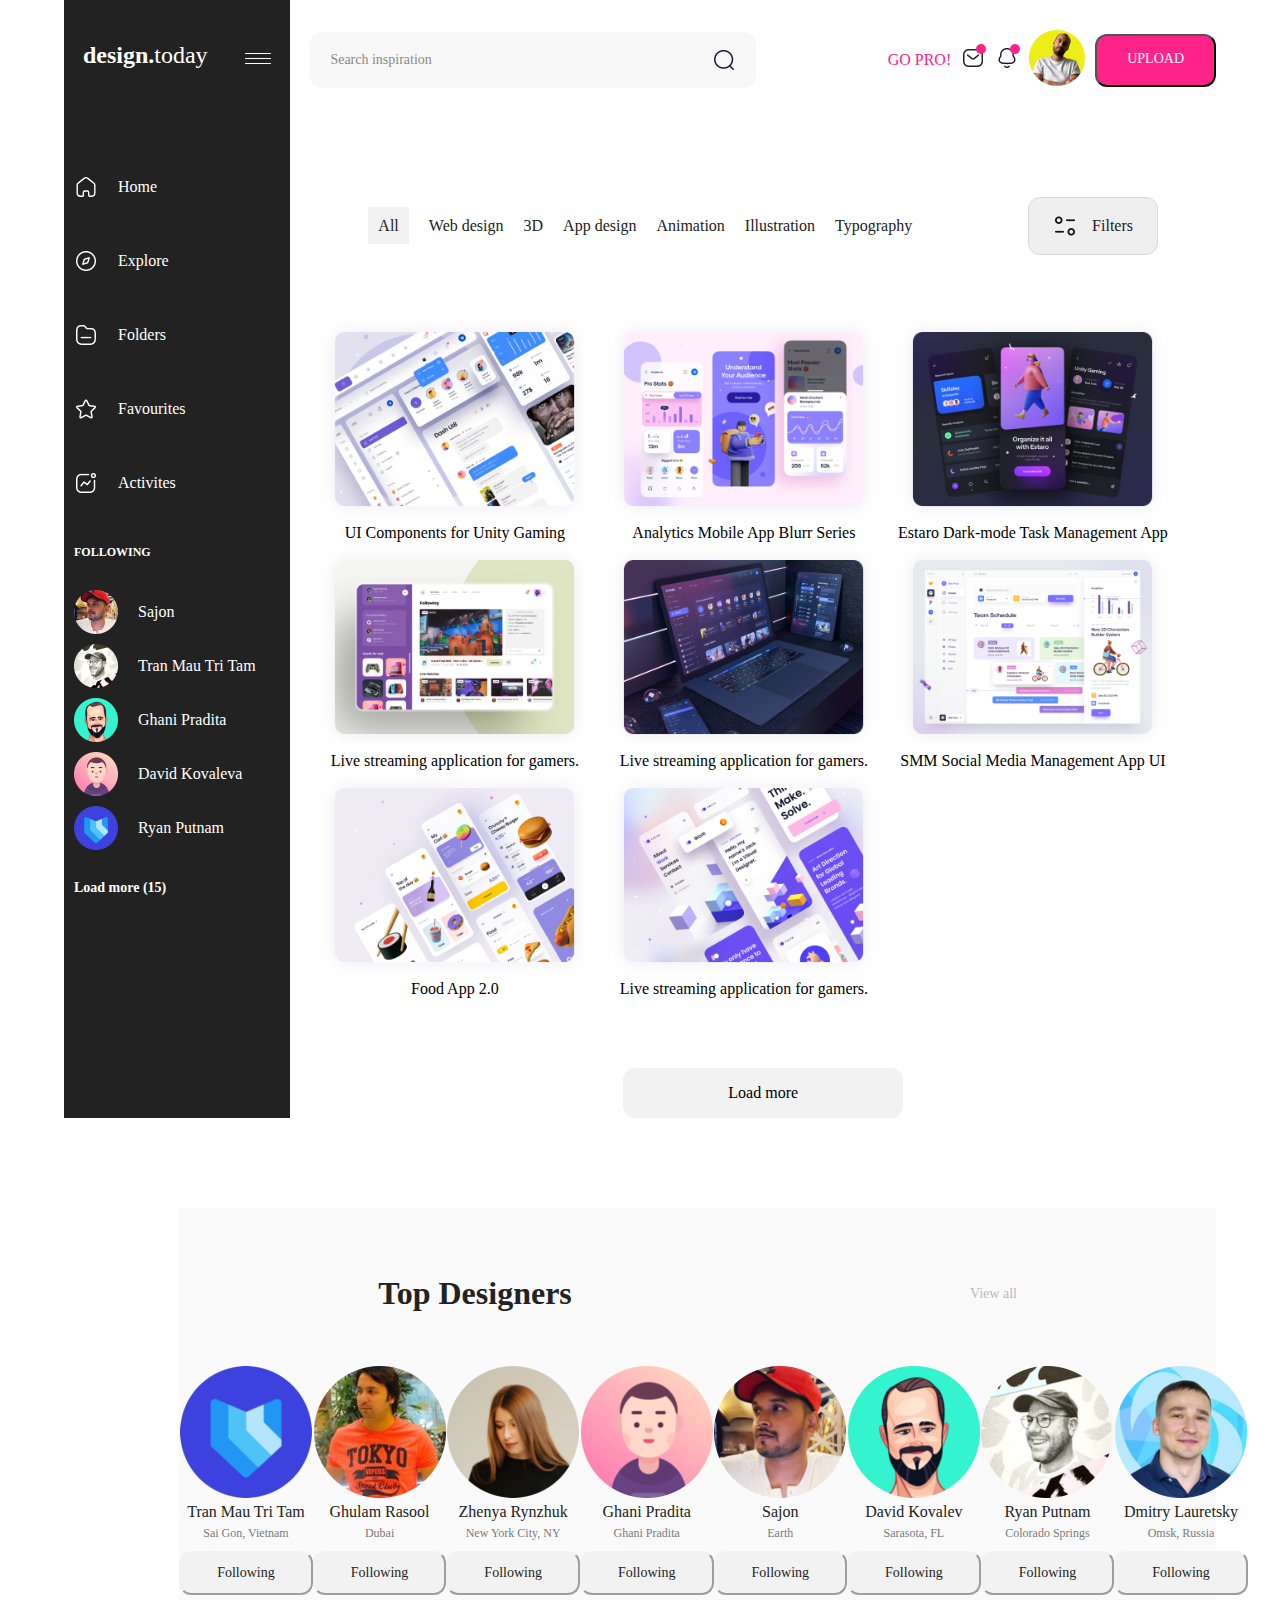
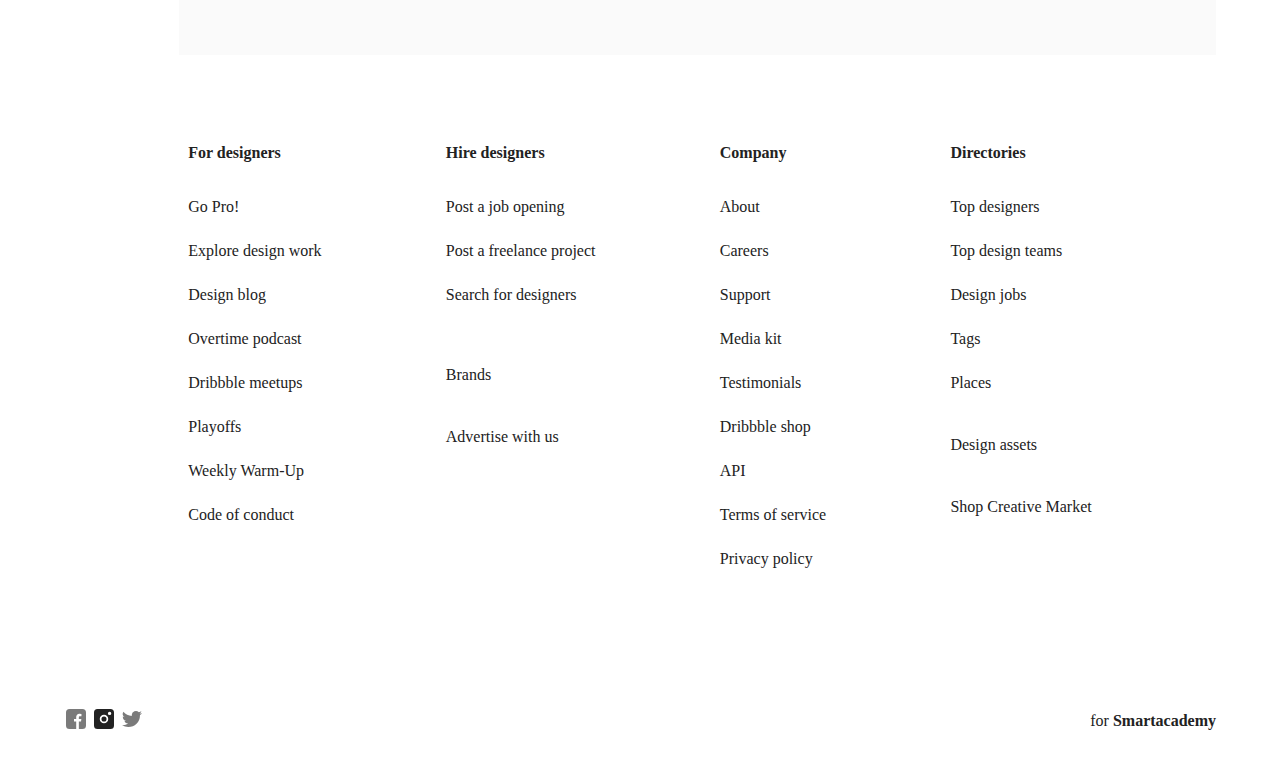
<file: index.html>
<!DOCTYPE html>
<html lang="en">
<head>
    <meta charset="UTF-8">
    <meta http-equiv="X-UA-Compatible" content="IE=edge">
    <meta name="viewport" content="width=device-width, initial-scale=1.0">
		<meta property="og:type" content="Midterm" />
		<meta property="og:title" content="About Design today" />
		<meta property="og:description" content="Design today" />
		<meta property="og:image" content="./image/fb.svg" />
        <meta name="twitter:card" content="design"></meta>
        <meta name="twitter:title" content="About Design today" />
		<meta name="twitter:description" content="Design today" />
		<meta name="twitter:image" content="./image/twitter.svg" />
    <!--fooonts!!!-->
    <link  rel="stylesheet"  href="./fonts/styles.css">
    <link rel="stylesheet" href="./css/styles.css">
    <title>Design Today</title>
</head>
<body>
    <main  class="container">
        <div class="grid-theme">
        <header class="item-1">
           
                <div class="flex form-wrapper">
                    <form class="flex form" action="#">
                        <div class="search-wrapper">
                            <input type="text" class="search-in" placeholder="Search inspiration" />
                            <img class="search-img" src="./image/search.png" alt="search">
                        </div>
                    </form>
                </div>
                <div class="flex">
                    <span class="pro">GO PRO!</span>
                    <div class="header-images">
                    <img class="search" src="./image/message.png" alt="message">
                    <div class="dott"></div>
                    </div>
                    <div class="header-images">
                    <img class="search" src="./image/bell.png" alt="bell">
                    <div class="dott"></div>
                    </div>
                   <a class="next-page" href="second-page.html"> <img class="icon-man" src="./image/someone.png" alt="icon-man"></a>
                    <button class="upload" type="submit">UPLOAD</button>
                </div>
             
        </header>
        <section class="item-2">
         
            <div class="nav-flex">
                <nav>
                  <ul class="section-ul">
                      <li class="section-li"><a class="all" href="#">All</a></li>
                      <li  class="section-li"><a class="list" href="#">Web design</a></li>
                      <li  class="section-li"><a class="list" href="#">3D</a></li>
                      <li  class="section-li"><a class="list" href="#">App design</a></li>
                      <li  class="section-li"><a class="list" href="#">Animation</a></li>
                      <li  class="section-li"><a class="list" href="#">Illustration</a></li>
                      <li  class="section-li"><a class="list" href="#">Typography</a></li>
                  </ul>
                 </nav>
              <div>
                 <button class="filter-btn" type="submit">
                     <img class="filter-img"src="./image/filter.png"> 
                     <p class="filter-text">Filters</p>
                 </button>
            </div>
              </div>
              <div class="parent">
                  <div class="section-image">
                      <img  class="main-images" src="./image/image-1.png" alt="image-1">
                      <p class="section-text">UI Components for Unity Gaming</p>
                         <div class="abs-div hide">
                           <img class="abs-img " src="./image/plus.png">
                           <img class="abs-img "  src="./image/heart.png">
                       </div>
                  </div>
                <div class="section-image">
                      <img class="main-images" src="./image/image-2.png" alt="image-2">
                      <p class="section-text">Analytics Mobile App Blurr Series</p>
                         <div class="abs-div hide">
                            <img class="abs-img" src="./image/plus.png">
                            <img class="abs-img"  src="./image/heart.png">
                         </div>
                </div>
                <div class="section-image">
                    <img class="main-images" src="./image/image-3.png" alt="image-3">
                    <p class="section-text">Estaro Dark-mode Task Management App</p>
                       <div class="abs-div hide">
                          <img class="abs-img" src="./image/plus.png">
                          <img class="abs-img"  src="./image/heart.png">
                       </div>
              </div>
              <div class="section-image">
                <img class="main-images" src="./image/image-4.png" alt="image-4">
                <p class="section-text">Live streaming application for gamers.</p>
                   <div class="abs-div hide">
                      <img class="abs-img" src="./image/plus.png">
                      <img class="abs-img"  src="./image/heart.png">
                   </div>
          </div>
          <div class="section-image media">
            <img class="main-images" src="./image/image-5.png" alt="image-5">
            <p class="section-text">Live streaming application for gamers.</p>
               <div class="abs-div hide">
                  <img class="abs-img" src="./image/plus.png">
                  <img class="abs-img"  src="./image/heart.png">
               </div>
          </div>
          <div class="section-image">
             <img class="main-images" src="./image/image-6.png" alt="image-6">
             <p class="section-text">SMM  Social Media Management  App UI</p>
                <div class="abs-div hide">
                  <img class="abs-img" src="./image/plus.png">
                  <img class="abs-img"  src="./image/heart.png">
                </div>
          </div>
          <div class="section-image">
            <img class="main-images" src="./image/image-7.png" alt="image-7">
            <p class="section-text">Food App 2.0</p>
               <div class="abs-div hide">
                 <img class="abs-img" src="./image/plus.png">
                 <img class="abs-img"  src="./image/heart.png">
               </div>
          </div>
          <div class="section-image media">
            <img class="main-images" src="./image/image-8.png" alt="image-8">
            <p class="section-text">Live streaming application for gamers.</p>
               <div class="abs-div hide">
                 <img class="abs-img" src="./image/plus.png">
                 <img class="abs-img"  src="./image/heart.png">
               </div>
          </div>
              </div>
              <div class="load-more">
                <button class="load-btn">Load more</button>
              </div>
        </section>

        <aside class="item-3">
            <div class="media">
            <div class="aside-title">
                 <div>
                     <h2>design.<span class="today">today</span></h2>
                 </div>
                 <div class="menu-bar">
                     <img class="burger" src="./image/menu-bar.svg" alt="menu-bar">
                 </div>
            </div>
           
            <div class="bar-parent">
                <nav class="aside-nav">
                    <ul class="aside-ul">
                        <li class="aside-li">
                            <a class="aside-link" href="#">
                                <img class="aside-img" src="./image/home.svg" alt="logo">
                                <p class="aside-text">Home</p>
                            </a>
                        </li>
                        <li class="aside-li">
                            <a class="aside-link" href="#">
                                <img class="aside-img" src="./image/explore.png" alt="logo">
                                <p class="aside-text">Explore</p>
                            </a>
                        </li>
                        <li class="aside-li">
                            <a class="aside-link" href="#">
                                <img class="aside-img" src="./image/folders.png" alt="logo">
                                <p class="aside-text">Folders</p>
                            </a>
                        </li>
                        <li class="aside-li">
                            <a class="aside-link" href="#">
                                <img class="aside-img" src="./image/favourites.png" alt="logo">
                                <p class="aside-text">Favourites</p>
                            </a>
                        </li>
                        <li class="aside-li">
                            <a class="aside-link" href="#">
                                <img class="aside-img" src="./image/activities.png" alt="logo">
                                <p class="aside-text">Activites</p>
                            </a>
                        </li>
                    </ul>
                </nav>
             </div>  
            
             <div class="aside-followers">
                     <h3>FOLLOWING</h3>
                     <nav class="follow-nav">
                        <ul class="follow-ul">
                            <li class="follow-li">
                                <a class="aside-link" href="#">
                                    <img class="follow-img" src="./image/follower1.png" alt="following">
                                    <p class="aside-text">Sajon</p>
                                </a>
                            </li>
                            <li class="follow-li">
                                <a class="aside-link" href="#">
                                    <img class="follow-img" src="./image/icon-2.png" alt="following">
                                    <p class="aside-text">Tran Mau Tri Tam</p>
                                </a>
                            </li>
                            <li class="follow-li">
                                <a class="aside-link" href="#">
                                    <img class="follow-img" src="./image/icon-3.png" alt="following">
                                    <p class="aside-text">Ghani Pradita</p>
                                </a>
                            </li>
                            <li class="follow-li">
                                <a class="aside-link" href="#">
                                    <img class="follow-img" src="./image/icon-4.png" alt="following">
                                    <p class="aside-text">David Kovaleva</p>
                                </a>
                            </li>
                            <li class="follow-li">
                                <a class="aside-link" href="#">
                                    <img class="follow-img" src="./image/icon-5.png" alt="following">
                                    <p class="aside-text">Ryan Putnam</p>
                                </a>
                            </li>
                        </ul>
                     </nav>
                     <h3 class="load">Load more (15)</h3>
             </div>
             </div>
             <div class="aside-mob">
                 <div class="for-mob">
                    <h1>design.today</h1>
                    <p class="for-hover">Hover here for menu</p>
                 </div>
                 <div class="for-mob">
                   <img  class="burger" src="./image/menu-bar.svg" alt="burger-bar">
                 </div>
                
             </div>
             <div class="hidden">
                <nav class="aside-nav">
                    <ul class="aside-ul">
                        <li class="aside-li">
                            <a class="aside-link" href="#">
                                <img class="aside-img" src="./image/home.svg" alt="logo">
                                <p class="aside-text">Home</p>
                            </a>
                        </li>
                        <li class="aside-li">
                            <a class="aside-link" href="#">
                                <img class="aside-img" src="./image/explore.png" alt="logo">
                                <p class="aside-text">Explore</p>
                            </a>
                        </li>
                        <li class="aside-li">
                            <a class="aside-link" href="#">
                                <img class="aside-img" src="./image/folders.png" alt="logo">
                                <p class="aside-text">Folders</p>
                            </a>
                        </li>
                        <li class="aside-li">
                            <a class="aside-link" href="#">
                                <img class="aside-img" src="./image/favourites.png" alt="logo">
                                <p class="aside-text">Favourites</p>
                            </a>
                        </li>
                        <li class="aside-li">
                            <a class="aside-link" href="#">
                                <img class="aside-img" src="./image/activities.png" alt="logo">
                                <p class="aside-text">Activites</p>
                            </a>
                        </li>
                    </ul>
                </nav>
             </div>
        </aside>
         <article class="item-4">
            <div class="top-designers">
                <div>
                    <h4>Top Designers</h4>
                </div>
                <div>
                    <p class="view-all">View all</p>
                </div>
            </div>
            <div class="designer-list">
                  <div class="article-image">
                      <img class="article-img" src="./image/img-1.png" alt="article-img">
                      <p class="article-text">Tran Mau Tri Tam</p>
                      <p class="small-font">Sai Gon, Vietnam</p>
                      <button class="follow-btn">Following</button>
                  </div>
                  <div class="article-image">
                    <img class="article-img" src="./image/img-2.png" alt="article-img">
                    <p class="article-text">Ghulam Rasool</p>
                    <p class="small-font">Dubai</p>
                    <button class="follow-btn">Following</button>
                </div>
                <div class="article-image">
                    <img class="article-img" src="./image/img-3.png" alt="article-img">
                    <p class="article-text">Zhenya Rynzhuk</p>
                    <p class="small-font">New York City, NY</p>
                    <button class="follow-btn">Following</button>
                </div>
                <div class="article-image">
                    <img class="article-img" src="./image/img-4.png" alt="article-img">
                    <p class="article-text">Ghani Pradita</p>
                    <p class="small-font">Ghani Pradita</p>
                    <button class="follow-btn">Following</button>
                </div>
                <div class="article-image">
                    <img class="article-img" src="./image/img-5.png" alt="article-img">
                    <p class="article-text">Sajon</p>
                    <p class="small-font">Earth</p>
                    <button class="follow-btn">Following</button>
                </div>
                <div class="article-image">
                    <img class="article-img" src="./image/img-6.png" alt="article-img">
                    <p class="article-text">David Kovalev</p>
                    <p class="small-font">Sarasota, FL</p>
                    <button class="follow-btn">Following</button>
                </div>
                <div class="article-image">
                    <img class="article-img" src="./image/img-7.png" alt="article-img">
                    <p class="article-text">Ryan Putnam</p>
                    <p class="small-font">Colorado Springs</p>
                    <button class="follow-btn">Following</button>
                </div>
                <div class="article-image">
                    <img class="article-img" src="./image/img-8.png" alt="article-img">
                    <p class="article-text">Dmitry Lauretsky</p>
                    <p class="small-font">Omsk, Russia</p>
                    <button class="follow-btn">Following</button>
                </div>
            </div>
        </article>
        <footer class="item-5"r>
            <div class="footer-flex">
                <div class="footer-div">
                     <h5>
                        For designers
                     </h5>
                     <p class="footer-text">Go Pro!</p>
                     <p class="footer-text">Explore design work</p>
                     <p class="footer-text">Design blog</p>
                     <p class="footer-text">Overtime podcast</p>
                     <p class="footer-text">Dribbble meetups</p>
                     <p class="footer-text"> Playoffs </p>
                     <p class="footer-text">Weekly Warm-Up</p>
                     <p class="footer-text">Code of conduct</p>
                </div>
                <div class="footer-div media">
                    <h5>
                        Hire designers
                    </h5>
                    <p class="footer-text">Post a job opening</p>
                    <p class="footer-text">Post a freelance project</p>
                    <p class="footer-text">Search for designers</p>
                    <br>
                    <br>
                    <p class="footer-text">Brands</p>
                    <br>
                    <p class="footer-text">Advertise with us</p>
                   
               </div>
               <div class="footer-div media">
                   <h5>
                      Company
                   </h5>
                   <p class="footer-text">About   </p>
                   <p class="footer-text">Careers </p>
                   <p class="footer-text">Support</p>
                   <p class="footer-text">Media kit</p>
                   <p class="footer-text">Testimonials</p>
                   <p class="footer-text">Dribbble shop </p>
                   <p class="footer-text">API</p>
                   <p class="footer-text">Terms of service</p>
                   <p class="footer-text">Privacy policy</p>
               </div>
               <div class="footer-div">
                  <h5>
                     Directories
                  </h5>
                  <p class="footer-text">Top designers</p>
                  <p class="footer-text">Top design teams </p>
                  <p class="footer-text">Design jobs</p>
                  <p class="footer-text">Tags</p>
                  <p class="footer-text">Places</p>
                  <br>
                  <p class="footer-text">Design assets</p>
                  <br>
                  <p class="footer-text">Shop Creative Market</p>
           </div>
         </div>
          <div class="logo-flex">
             <div class="footer-logo">
                <img class="logo" src="./image/fb.svg" alt="fb-logo">
                <img class="logo" src="./image/instagram.svg" alt="insta-logo">
                <img class="logo" src="./image/twitter.svg" alt="twitter-logo">
             </div>
             <div class="academy">
               
               <p class="smartacademy"> <span class="smart">for</span> Smartacademy</p>
             </div>
          </div>
            
         </footer>
      </div>
    </main>
</body>
</html>
</file>
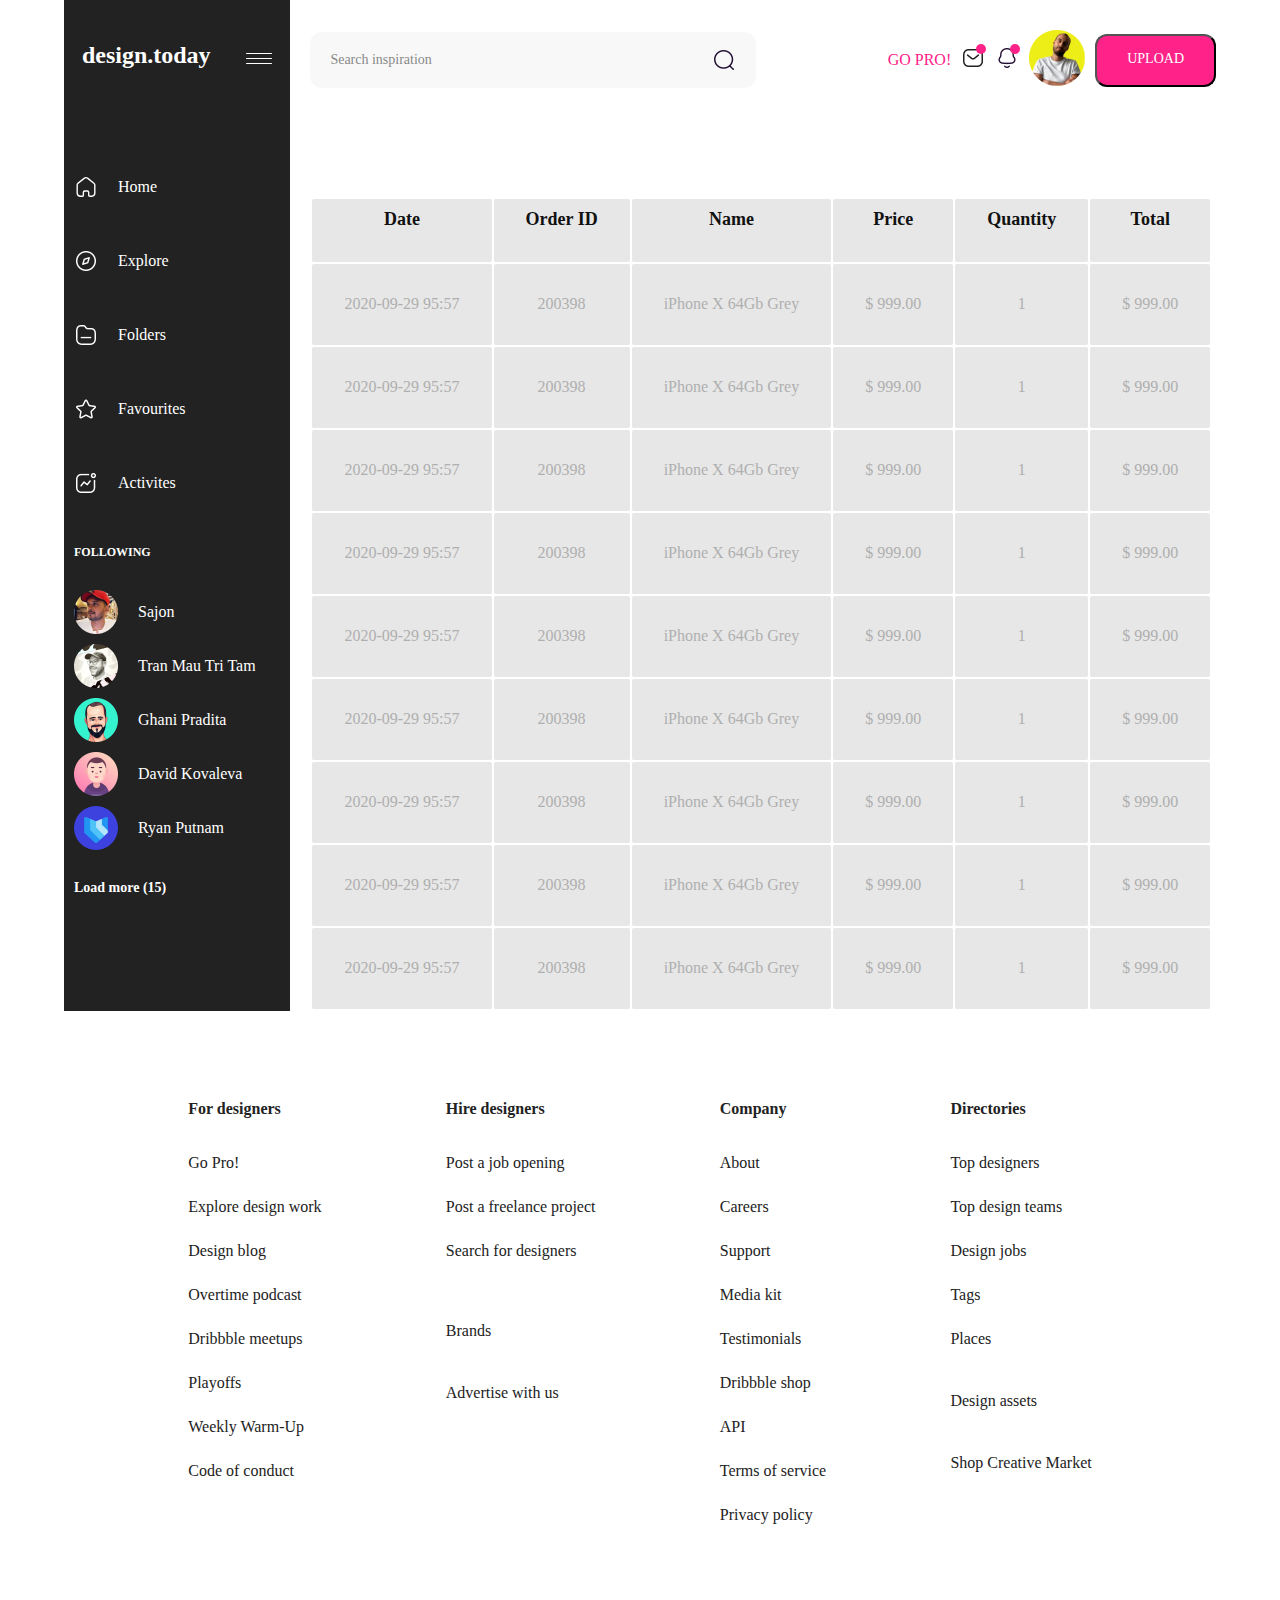
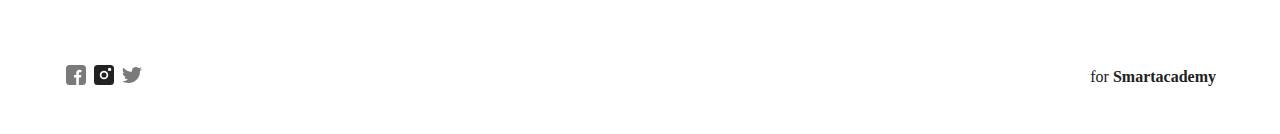
<file: second-page.html>
<!DOCTYPE html>
<html lang="en">
<head>
    <meta charset="UTF-8">
    <meta http-equiv="X-UA-Compatible" content="IE=edge">
    <meta name="viewport" content="width=device-width, initial-scale=1.0">
    <meta property="og:type" content="Midterm" />
		<meta property="og:title" content="About Design today" />
		<meta property="og:description" content="Design today" />
		<meta property="og:image" content="./image/fb.svg" />
        <meta name="twitter:card" content="design"></meta>
        <meta name="twitter:title" content="About Design today" />
		<meta name="twitter:description" content="Design today" />
		<meta name="twitter:image" content="./image/twitter.svg" />
    <link  rel="stylesheet"  href="./fonts/styles.css">
    <link rel="stylesheet" href="./css/styles.css">
    <title>Design Today</title>
</head>
<body>
    <main class="container">
        <div class="grid-theme-2">
            <header class="item-1">
                <div class="flex form-wrapper">
                    <form class="flex form" action="#">
                        <div class="search-wrapper">
                            <input type="text" class="search-in" placeholder="Search inspiration" />
                            <img class="search-img" src="./image/search.png" alt="search">
                        </div>
                    </form>
                </div>
                <div class="flex">
                    <span class="pro">GO PRO!</span>
                    <div class="header-images">
                    <img class="search" src="./image/message.png" alt="message">
                    <div class="dott"></div>
                    </div>
                    <div class="header-images">
                    <img class="search" src="./image/bell.png" alt="bell">
                    <div class="dott"></div>
                    </div>
                   <a class="next-page" href="index.html"> <img class="icon-man" src="./image/someone.png" alt="icon-man"></a>
                    <button class="upload" type="submit">UPLOAD</button>
                </div>
        </header>
          <section class="item-2">
              <div class="table-div">
                   <table class="table media">
                      <tr>
                        <th class="head">Date</th>
                        <th class="head">Order ID</th>
                        <th class="head">Name</th>
                        <th class="head">Price</th>
                        <th class="head">Quantity</th>
                        <th class="head">Total</th>
                      </tr>
                      <tr>
                          <td class="table-row">2020-09-29 95:57</td>
                          <td class="table-row">200398</td>
                          <td class="table-row">iPhone X 64Gb Grey</td>
                          <td class="table-row">$ 999.00</td>
                          <td class="table-row">1</td>
                          <td class="table-row">$ 999.00</td>
                       
                      </tr>
                      <tr>
                        <td class="table-row">2020-09-29 95:57</td>
                        <td class="table-row">200398</td>
                        <td class="table-row">iPhone X 64Gb Grey</td>
                        <td class="table-row">$ 999.00</td>
                        <td class="table-row">1</td>
                        <td class="table-row">$ 999.00</td>
                     
                    </tr>
                    <tr>
                        <td class="table-row">2020-09-29 95:57</td>
                        <td class="table-row">200398</td>
                        <td class="table-row">iPhone X 64Gb Grey</td>
                        <td class="table-row">$ 999.00</td>
                        <td class="table-row">1</td>
                        <td class="table-row">$ 999.00</td>
                     
                    </tr>
                    <tr>
                        <td class="table-row">2020-09-29 95:57</td>
                        <td class="table-row">200398</td>
                        <td class="table-row">iPhone X 64Gb Grey</td>
                        <td class="table-row">$ 999.00</td>
                        <td class="table-row">1</td>
                        <td class="table-row">$ 999.00</td>
                     
                    </tr>
                    <tr>
                        <td class="table-row">2020-09-29 95:57</td>
                        <td class="table-row">200398</td>
                        <td class="table-row">iPhone X 64Gb Grey</td>
                        <td class="table-row">$ 999.00</td>
                        <td class="table-row">1</td>
                        <td class="table-row">$ 999.00</td>
                     
                    </tr>
                    <tr>
                        <td class="table-row">2020-09-29 95:57</td>
                        <td class="table-row">200398</td>
                        <td class="table-row">iPhone X 64Gb Grey</td>
                        <td class="table-row">$ 999.00</td>
                        <td class="table-row">1</td>
                        <td class="table-row">$ 999.00</td>
                     
                    </tr>
                    <tr>
                        <td class="table-row">2020-09-29 95:57</td>
                        <td class="table-row">200398</td>
                        <td class="table-row">iPhone X 64Gb Grey</td>
                        <td class="table-row">$ 999.00</td>
                        <td class="table-row">1</td>
                        <td class="table-row">$ 999.00</td>
                     
                    </tr>
                    <tr>
                        <td class="table-row">2020-09-29 95:57</td>
                        <td class="table-row">200398</td>
                        <td class="table-row">iPhone X 64Gb Grey</td>
                        <td class="table-row">$ 999.00</td>
                        <td class="table-row">1</td>
                        <td class="table-row">$ 999.00</td>
                     
                    </tr>
                    <tr>
                        <td class="table-row">2020-09-29 95:57</td>
                        <td class="table-row">200398</td>
                        <td class="table-row">iPhone X 64Gb Grey</td>
                        <td class="table-row">$ 999.00</td>
                        <td class="table-row">1</td>
                        <td class="table-row">$ 999.00</td>
                     
                    </tr>
                   </table>
                   <table class="high-res">
                         <tr>
                            <th class="head">Date</th>
                         </tr>
                         <tr>
                            <td class="table-row">2020-09-29 95:57</td>
                         </tr>
                         <tr>
                            <th class="head">Name</th>
                         </tr>
                         <tr>
                            <td class="table-row">iPhone X 64Gb Grey</td>
                         </tr>
                         <tr>
                            <th class="head">Quantity</th>
                         </tr>
                         <tr>
                            <td class="table-row">1</td>
                         </tr>
                         <tr>
                            <th class="head">Total</th>
                         </tr>
                         <tr>
                            <td class="table-row">$ 999.00</td>
                         </tr>
                         
                   </table>
                </div>
          </section>


        <aside class="item-3">
            <div class="aside-title">
                 <div>
                     <h2>design.<span>today</span></h2>
                 </div>
                 <div class="menu-bar">
                     <img src="./image/menu-bar.svg" alt="menu-bar">
                 </div>
            </div>
            <div class="bar-parent">
                <nav class="aside-nav">
                    <ul class="aside-ul">
                        <li class="aside-li">
                            <a class="aside-link" href="#">
                                <img class="aside-img" src="./image/home.svg" alt="logo">
                                <p class="aside-text">Home</p>
                            </a>
                        </li>
                        <li class="aside-li">
                            <a class="aside-link" href="#">
                                <img class="aside-img" src="./image/explore.png" alt="logo">
                                <p class="aside-text">Explore</p>
                            </a>
                        </li>
                        <li class="aside-li">
                            <a class="aside-link" href="#">
                                <img class="aside-img" src="./image/folders.png" alt="logo">
                                <p class="aside-text">Folders</p>
                            </a>
                        </li>
                        <li class="aside-li">
                            <a class="aside-link" href="#">
                                <img class="aside-img" src="./image/favourites.png" alt="logo">
                                <p class="aside-text">Favourites</p>
                            </a>
                        </li>
                        <li class="aside-li">
                            <a class="aside-link" href="#">
                                <img class="aside-img" src="./image/activities.png" alt="logo">
                                <p class="aside-text">Activites</p>
                            </a>
                        </li>
                    </ul>
                </nav>
             </div>  
             <div class="aside-followers">
                     <h3>FOLLOWING</h3>
                     <nav class="follow-nav">
                        <ul class="follow-ul">
                            <li class="follow-li">
                                <a class="aside-link" href="#">
                                    <img class="follow-img" src="./image/follower1.png" alt="following">
                                    <p class="aside-text">Sajon</p>
                                </a>
                            </li>
                            <li class="follow-li">
                                <a class="aside-link" href="#">
                                    <img class="follow-img" src="./image/icon-2.png" alt="following">
                                    <p class="aside-text">Tran Mau Tri Tam</p>
                                </a>
                            </li>
                            <li class="follow-li">
                                <a class="aside-link" href="#">
                                    <img class="follow-img" src="./image/icon-3.png" alt="following">
                                    <p class="aside-text">Ghani Pradita</p>
                                </a>
                            </li>
                            <li class="follow-li">
                                <a class="aside-link" href="#">
                                    <img class="follow-img" src="./image/icon-4.png" alt="following">
                                    <p class="aside-text">David Kovaleva</p>
                                </a>
                            </li>
                            <li class="follow-li">
                                <a class="aside-link" href="#">
                                    <img class="follow-img" src="./image/icon-5.png" alt="following">
                                    <p class="aside-text">Ryan Putnam</p>
                                </a>
                            </li>
                        </ul>
                     </nav>
                     <h3 class="load">Load more (15)</h3>
             </div>
        </aside> 



        <footer class="item-5"r>
            <div class="footer-flex">
                <div class="footer-div">
                     <h5>
                        For designers
                     </h5>
                     <p class="footer-text">Go Pro!</p>
                     <p class="footer-text">Explore design work</p>
                     <p class="footer-text">Design blog</p>
                     <p class="footer-text">Overtime podcast</p>
                     <p class="footer-text">Dribbble meetups</p>
                     <p class="footer-text"> Playoffs </p>
                     <p class="footer-text">Weekly Warm-Up</p>
                     <p class="footer-text">Code of conduct</p>
                </div>
                <div class="footer-div media">
                    <h5>
                        Hire designers
                    </h5>
                    <p class="footer-text">Post a job opening</p>
                    <p class="footer-text">Post a freelance project</p>
                    <p class="footer-text">Search for designers</p>
                    <br>
                    <br>
                    <p class="footer-text">Brands</p>
                    <br>
                    <p class="footer-text">Advertise with us</p>
                   
               </div>
               <div class="footer-div">
                   <h5>
                      Company
                   </h5>
                   <p class="footer-text">About   </p>
                   <p class="footer-text">Careers </p>
                   <p class="footer-text">Support</p>
                   <p class="footer-text">Media kit</p>
                   <p class="footer-text">Testimonials</p>
                   <p class="footer-text">Dribbble shop </p>
                   <p class="footer-text">API</p>
                   <p class="footer-text">Terms of service</p>
                   <p class="footer-text">Privacy policy</p>
               </div>
               <div class="footer-div media">
                  <h5>
                     Directories
                  </h5>
                  <p class="footer-text">Top designers</p>
                  <p class="footer-text">Top design teams </p>
                  <p class="footer-text">Design jobs</p>
                  <p class="footer-text">Tags</p>
                  <p class="footer-text">Places</p>
                  <br>
                  <p class="footer-text">Design assets</p>
                  <br>
                  <p class="footer-text">Shop Creative Market</p>
           </div>
         </div>
          <div class="logo-flex">
             <div class="footer-logo">
                <img class="logo" src="./image/fb.svg" alt="fb-logo">
                <img class="logo" src="./image/instagram.svg" alt="insta-logo">
                <img class="logo" src="./image/twitter.svg" alt="twitter-logo">
             </div>
             <div class="academy">
               <p class="smartacademy"><span class="smart">for</span> Smartacademy</p>
             </div>
          </div>
            
         </footer>
        </div>
    </main>
</body>
</html>
</file>
<file: fonts/styles.css>
@font-face {
    font-family: 'Avenir LT Std';
    src: url('AvenirLTStd-Black.eot');
    src: url('AvenirLTStd-Black.eot?#iefix') format('embedded-opentype'),
        url('AvenirLTStd-Black.woff2') format('woff2'),
        url('AvenirLTStd-Black.woff') format('woff'),
        url('AvenirLTStd-Black.ttf') format('truetype'),
        url('AvenirLTStd-Black.svg#AvenirLTStd-Black') format('svg');
    font-weight: 900;
    font-style: normal;
    font-display: swap;
}
</file>
<file: css/styles.css>
*{
    margin:0;
    padding:0;
    box-sizing: border-box;
    list-style: none;
    text-decoration: none;
}
.container{
    max-width:1440px;
    width:90%;
    margin:auto;
}

.grid-theme{
    display:grid;
    grid-template-columns: 1fr 4fr;
    gap:20px;
    grid-template-areas: 
    'aside header'
    'aside section'
    'article article'
    'footer footer';
}

.grid-theme-2{
    display:grid;
    grid-template-columns: 1fr 4fr;
    gap:20px;
    grid-template-areas: 
    'aside header'
    'aside section'
    'footer footer';
}


.item-1{
    grid-area: header;
    display:flex;
    justify-content: space-between;
    align-items: center;
    margin-top:30px;
}
.item-2{
    grid-area:section;
    margin-top:87px;
}
.item-3{
    grid-area:aside;
    background-color:#222222;
   
   
 
}
.item-4{
    grid-area:article;
    margin-left:10%;
 
    margin-top:70px;
    background-color:#FAFAFA;
}
.item-5{
    grid-area:footer;
    margin-top:69px;
}

/* header style*/
.hide-bar{
    display:none;
}
.next-page:hover{
    border:solid 2px #FF2288;
    border-radius:50%;

}
.search{
    width:24px;
    height:24px;
    margin-right:10px;
}
.form-wrapper {
    max-width: 446px;
    width: 100%;
   
}
.form {
    width: 100%;
}
.search-wrapper {
    background-color:#F8F8F8;
    padding:16px 20px;
    border:none;
    border-radius: 12px;
    display: flex;
    justify-content: space-between;
    width: 100%;
}
.search-in{
    background: transparent;
    border:none;
    outline: none;
    transform: scale(1);
    transition: all 0.3s;
    font-size: 14px;
    font-family:Avenir,Heavy;
    width: 100%;
}
.icon-man{
    width:56px;
    height:56px;
}
.search-in::placeholder {
    color: #111111;
    opacity: 0.5;
}
.search-in:focus{
    transform: scale(0.9);
    transform-origin: left;
    transition: all 0.3s;
}
.search-img {
    width: 24px;
    height: 24px;
    cursor: pointer;
    transform: scale(1);
    transition: all 0.3s;
}
.search-img:hover{
    transform: scale(0.9);
    transition: all 0.3s;
    transform-origin: left;
}
.all:hover,.list:hover{
    color:#FF2288;
}
.flex{
    display:flex;
     align-items: center; 
}
.pro{
    color:#FF2288;
    font-size:16px;
    font-family:Avenir,Heavy;
    padding-right:10px;
}
.dott{
    position:absolute;
    top: -2px;
    left:15px;
   width:10px;
   height:10px;
   border-radius:50%;
   background-color: #FF2288; 
}

.header-images{
    position:relative;
}
.upload{
    color:#FFFFFF;
    font-size:14px;
    font-family:Avenir,Heavy;
    background-color:#FF2288;
    padding:15px 30px 18px 30px;
    border-radius:12px;
    margin-left:10px;
    cursor: pointer;
}
/* section nav style*/
.nav-flex,.section-ul{
    display:flex;
    justify-content: space-around;
    align-items: center;
   
}

.all{
    font-size:16px;
    font-family:Avenir;
    color:#222222;
    background-color: #F2F2F2;
    padding:10px;

}
.list{
     font-family:Avenir;
    font-size:16px;
    color:#222222;
    padding-left:20px;
}
.filter-btn{
    padding: 16px 24px;
    border-radius: 12px;
    border: solid 1px #D8D8D8;
    color: #222222;
    font-size: 16px;
    display: flex;
    align-items: center;
    justify-content: space-between;
    cursor: pointer;
    transition: all 0.3s;
}
.filter-btn:hover{
    background-color: #FF2288;
    color:#ffffff;
    transition: all 0.3s;
}
.filter-img {
    width: 24px;
    height: 24px;
}
.filter-text {
    font-family:Avenir;
    font-size:16px;
    margin-left: 15px;
}

.main-images{
    width:289px;
    height:210px;
    object-fit: cover;
}
.abs-img{
    width:24px;
    height:24px;
    margin-bottom:3px;
    background-color:#FFFFFF;
    border:solid 1px green;
}
.hide{
    display:none;
}
.high-res{
    display:none;
}

.section-text:hover + .hide{
   display:flex;
   flex-direction: column;
}
.section-text:hover{
    border:solid 2px blue;
}
.section-text{
    font-family:avenir;
    font-weight:normal;
    font-size:16px;
    cursor: pointer;
}
.parent{
    display:flex;
    flex-wrap: wrap;
    margin-top:59px;
  
   
}
.section-image{
    position:relative;
    display:flex;
    flex-direction: column;
   align-items: center;
   cursor: pointer;
}
.main-images:hover{
    border:solid 3px blue;
}

.abs-div{  
    position:absolute;
    top:40px;
    left:40px;
   
   
   
}
.load-more{
    display:flex;
    justify-content:space-around;
}
.load-btn{
    font-family:avenir;
    font-size:16px;
    background-color:#F2F2F2;
    padding:16px 105px;
    margin-top:70px;
    border-radius:12px;
    border:#F2F2F2;
    cursor:pointer;
}
.load-btn:hover{
    background-color: #FF2288;
    transition: 0.3s;
    color:#ffffff;
}

/*artcile style*/

.top-designers{
    display:flex;
    justify-content: space-around;
    align-items: center;
   
}
.designer-list{
    display:flex;
   justify-content: space-evenly;
   
  
}
.article-image{
    display:flex;
    flex-direction: column;
    align-items: center;
    cursor: pointer;
   
}
.article-img:hover{
     border:2px solid blue;
     border-radius:50%;
}
.article-img{
    width:132px;
    height:132px;
    object-fit: cover;

}
.article-text{
    font-family:avenir,medium;
    color:#222222;
    font-size:16px;
    padding-top:5px;
    padding-bottom:5px;  
    cursor: pointer;
}
.small-font{
    font-family:avenir,book;
    opacity:60%;
    color:#222222;
    font-size:12px;
    padding-bottom:10px;
    cursor: pointer;
   
}

.follow-btn{
    font-family:avneir, heavy;
    background-color:#F2F2F2;
    border-radius:12px;
    padding:12px 36px;
    border-color:#F2F2F2;
    font-size:14px;
    color:#222222;
    margin-bottom:60px;
    cursor: pointer;

}
.follow-btn:hover{
    background-color: #FF2288;
    transition: 0.3s;
    color:#ffffff;
}
h4{ 
    font-family:avenir, heavy;
    color:#222222;
    font-size:32px;
    padding-top:67px;
    padding-bottom:54px;
}
 .view-all{
    font-family:avenir,heavy;
    opacity:30%;
    color:#222222;
    font-size:14px;
    padding-top:67px;
    padding-bottom:54px;
    cursor: pointer;
 }
 .view-all:hover{
    transition: 0.3s;
    color:#FF2288;
    font-size:25px;
 }

/* aside style*/
h2{
    font-family:avenir;
    font-weight:bold;
    font-size:24px;
    color:#ffffff;
}
.burger{
    width:26px;
    height:11px;
    cursor:pointer;
}
.today{
    font-weight:normal;
    font-family:avenir;
    font-size:24px;
}
.menu-bar{
    width:26px;
    height:11px;
}
.aside-title{
    display:flex;
    justify-content: space-around;
    align-items: center;
    padding-top:42px;
    padding-bottom:106px;

}

 .bar-parent,.aside-nav,.aside-li,.aside-link{
    display:flex;
    justify-content: flex-start;
    align-items: center;
 }
 .follow-nav,.folloow-ul,.follow-li{
    display:flex;
    justify-content: flex-start;
    align-items: center;
 }
 .aside-text{

    font-size:16px;
    color:#ffffff;
    padding-left:20px;
    padding-right:20px;
 }
.aside-li{
    margin-bottom:50px;
    margin-left:10px;
}
.follow-li{
    margin-bottom:10px;
    margin-left:10px;
}
.aside-li:hover{
    background-color: #FF2288;
    padding:20px;
    border-radius:12px;
    border:none;
}
.follow-li:hover{
    background-color: #FF2288;
    padding:5px;
    border-radius:12px;
    border:none;
}
h3{ 
    font-family:avenir Heavy;
    font-size:12px;
    color:#ffffff;
    padding-bottom:30px;
    padding-left:10px;
}
.aside-img{
    width:24px;
    height:24px;  
}

.follow-img{
    width:44px;
    height:44px;
}
.load{
    font-family:avenir, heavy;
    font-size:14px;
    color:#ffffff;
    padding-top:20px;
    margin-bottom:50px;
    cursor: pointer;
}
/*footer styles*/

.footer-flex{
    display:flex;
    justify-content: space-evenly;
    margin-bottom:113px;
   
}

h5{
    font-family:avenir,heavy;
    font-size:16px;
    padding-bottom:36px;
    color:#222222;
}
.footer-text{
    font-family:avenir,book;
    font-size:16px;
    color:#222222;
    padding-bottom:26px;
   
}
.smartacademy{
    font-family:avenir,heavy;
    font-size:16px;
    color:#222222;
    font-weight:900;
    
}
.smart{
    font-family:avenir;
    font-size:16px;
    color:#222222;
    font-weight:normal;
}
.logo{
    width:24px;
    height:24px;
}
.logo-flex{
    display:flex;
    justify-content: space-between;
    align-items: center;
    margin-bottom:43px;
}


/* second-page style*/


 

th{
    padding-left:32px;
    padding-right:32px;
    padding-bottom:31px;
    padding-top:10px;
    font-size:18px;
    border-bottom:solid 1px #E7E7E7;
    border-radius:2px;
    background-color: #E7E7E7;
   
}

td{
    padding-left:32px;
    padding-right:32px;
    font-size:16px;
    text-align: center;
    padding-top:31px;
    padding-bottom:31px;
    border-bottom:solid 1px #E7E7E7;
    border-radius:2px;
    cursor: pointer;
    background-color: #E7E7E7;
   
}
td:hover{
   color:#FF2288;
   
}
.head{
    font-family:avenir,heavy;
    font-size:18px;
    color:#111111;
}
.table-row{
    font-family:avenir,heavy;
    font-size:16px;
    color:#AFAFAF;
}

/* new aside*/
.aside-mob{
    display:none;
}

.hidden{
    display:none;
}

@media(max-width:1024px){

/*header style*/
 
body{
    background-color:beige;
}

.container{
    max-width:1440px;
    width:80%;
    margin:auto;
}

.grid-theme{
    display:grid;
    grid-template-columns: 1fr;
    
    grid-template-areas: 
    ' header'
    'aside'
    ' section'
    ' article'
    ' footer';
}


.grid-theme-2{
    display:grid;
    grid-template-columns: 1fr;
    gap:20px;
    grid-template-areas: 
    ' header'
    'aside'
    ' section'
    ' footer';
}

 
.flex{
    display:flex;
    margin-top:30px;
    align-content: center;
   
   
}


.item-1{
   flex-direction: column-reverse;
    margin-top:30px;
}
.item-4{
    background-color:beige;
}

search-wrapper {
    width: 80%;
    align-content: center;

}

/* section */
 
.nav-flex{
    display:flex;
    flex-direction: column;
   
}
.section-ul{
    flex-direction: column;
    
}




.all{
    font-size:32px;
    color:#222222;
    background-color:#FF2288;
}

.load-btn{
    margin-bottom:20px;
}

.list{
    font-size:32px;
    color:#222222;
    padding-left:0;
   
}
.section-li{
  padding-top:20px;
  padding-bottom:20px;
}
 
  .media{
    display:none;
  }
  .main-images{
    width:100%;
   
  }

  /*article */

  .designer-list{
    display:flex;
   justify-content: space-evenly;
   flex-wrap: wrap;
   
}
/* footer style*/

.footer-flex{
    display:flex;
    justify-content: space-between;
    margin-bottom:113px;
   
}


.high-res{
    display:flex;
    justify-content: center;
    align-items: center;  
    margin-bottom:20px;
    margin-top:20px;
}


.aside-mob{
    display:flex;
    justify-content: space-around;
    align-items: center;
    margin-top:10px;
    margin-bottom:10px;
   
}

.item-3{
    margin-top:20px;
}
.for-mob{
    display:flex;
    flex-direction: column;
    align-items: center;
    margin-bottom:10px;
   
}
.aside-mob:hover + .hidden{
    display:flex;
}

h1{
    color:#ffffff;
    font-size:24px;
    font-family:avenir,large;
    cursor:pointer;
}
   .for-hover{
    font-family:avenir heavy;
    font-size:16px;
    color:#ffffff;
    cursor:pointer;
   }
}
</file>
